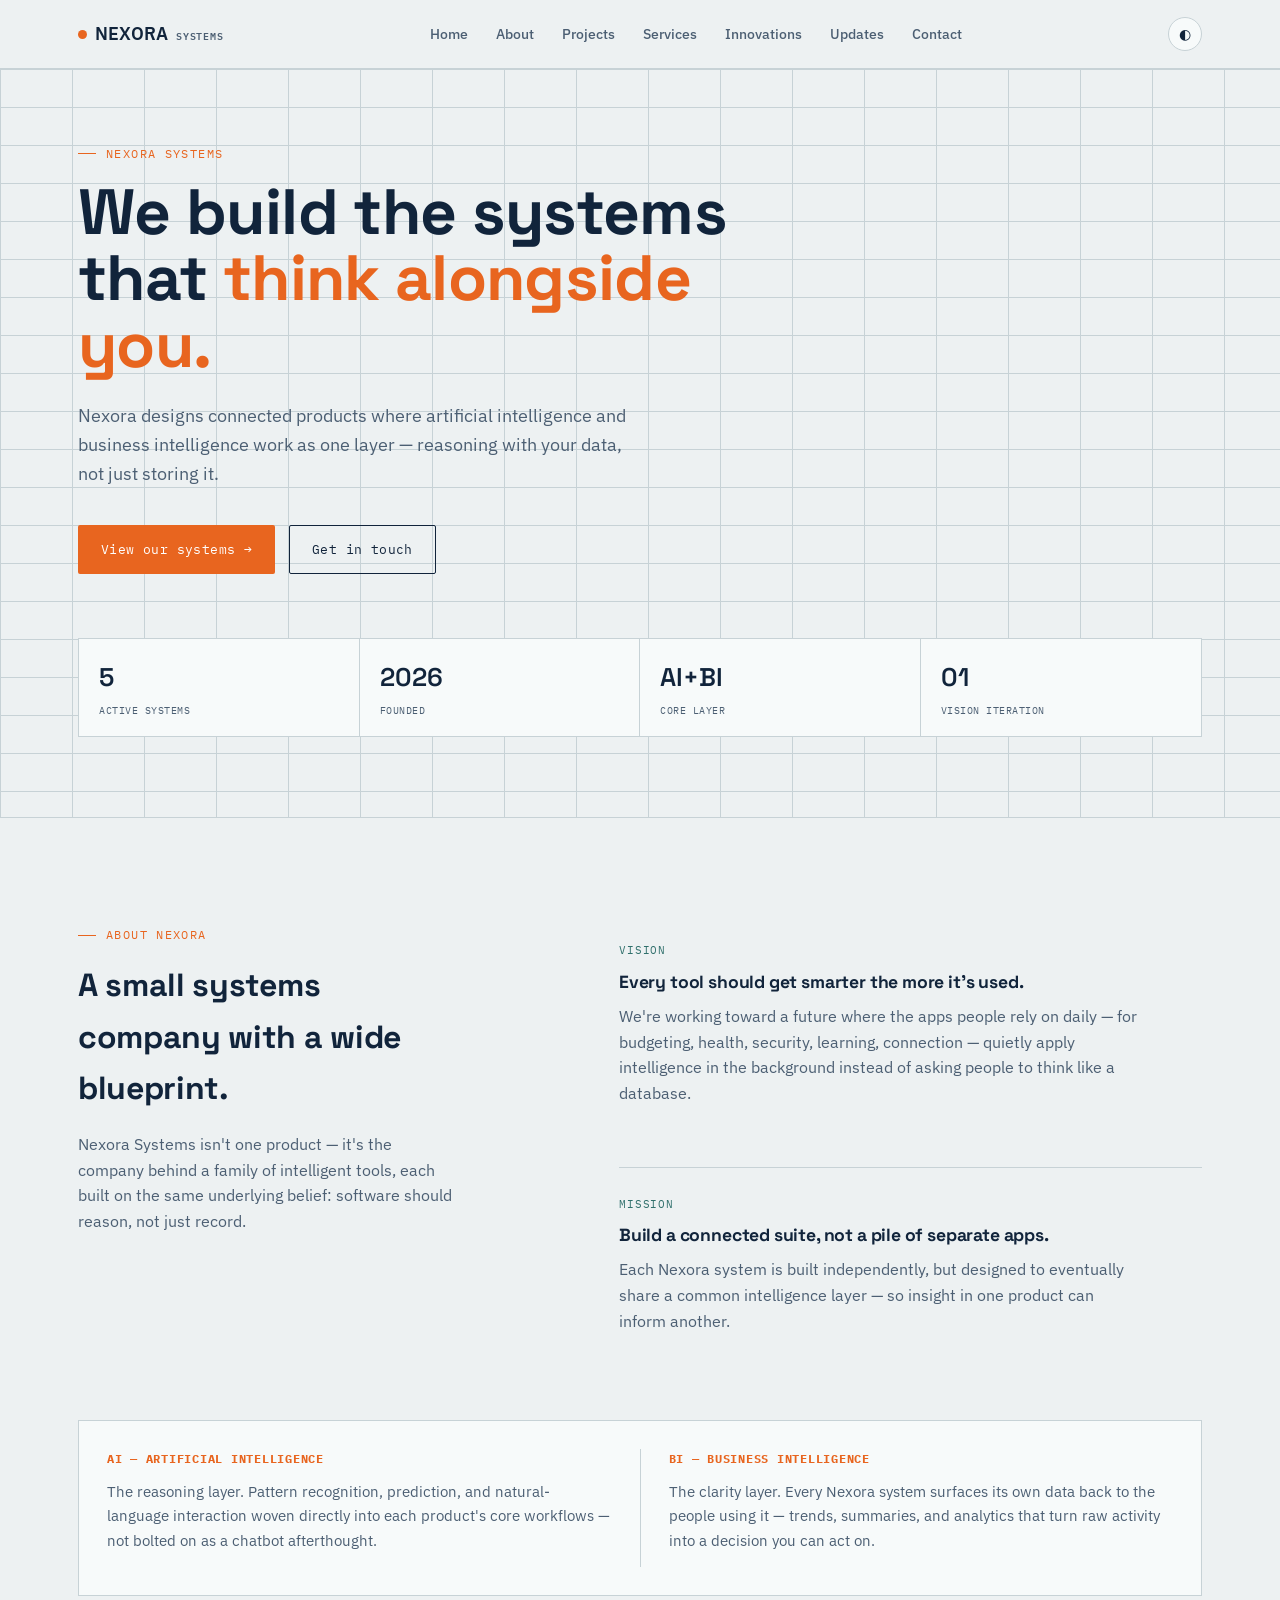
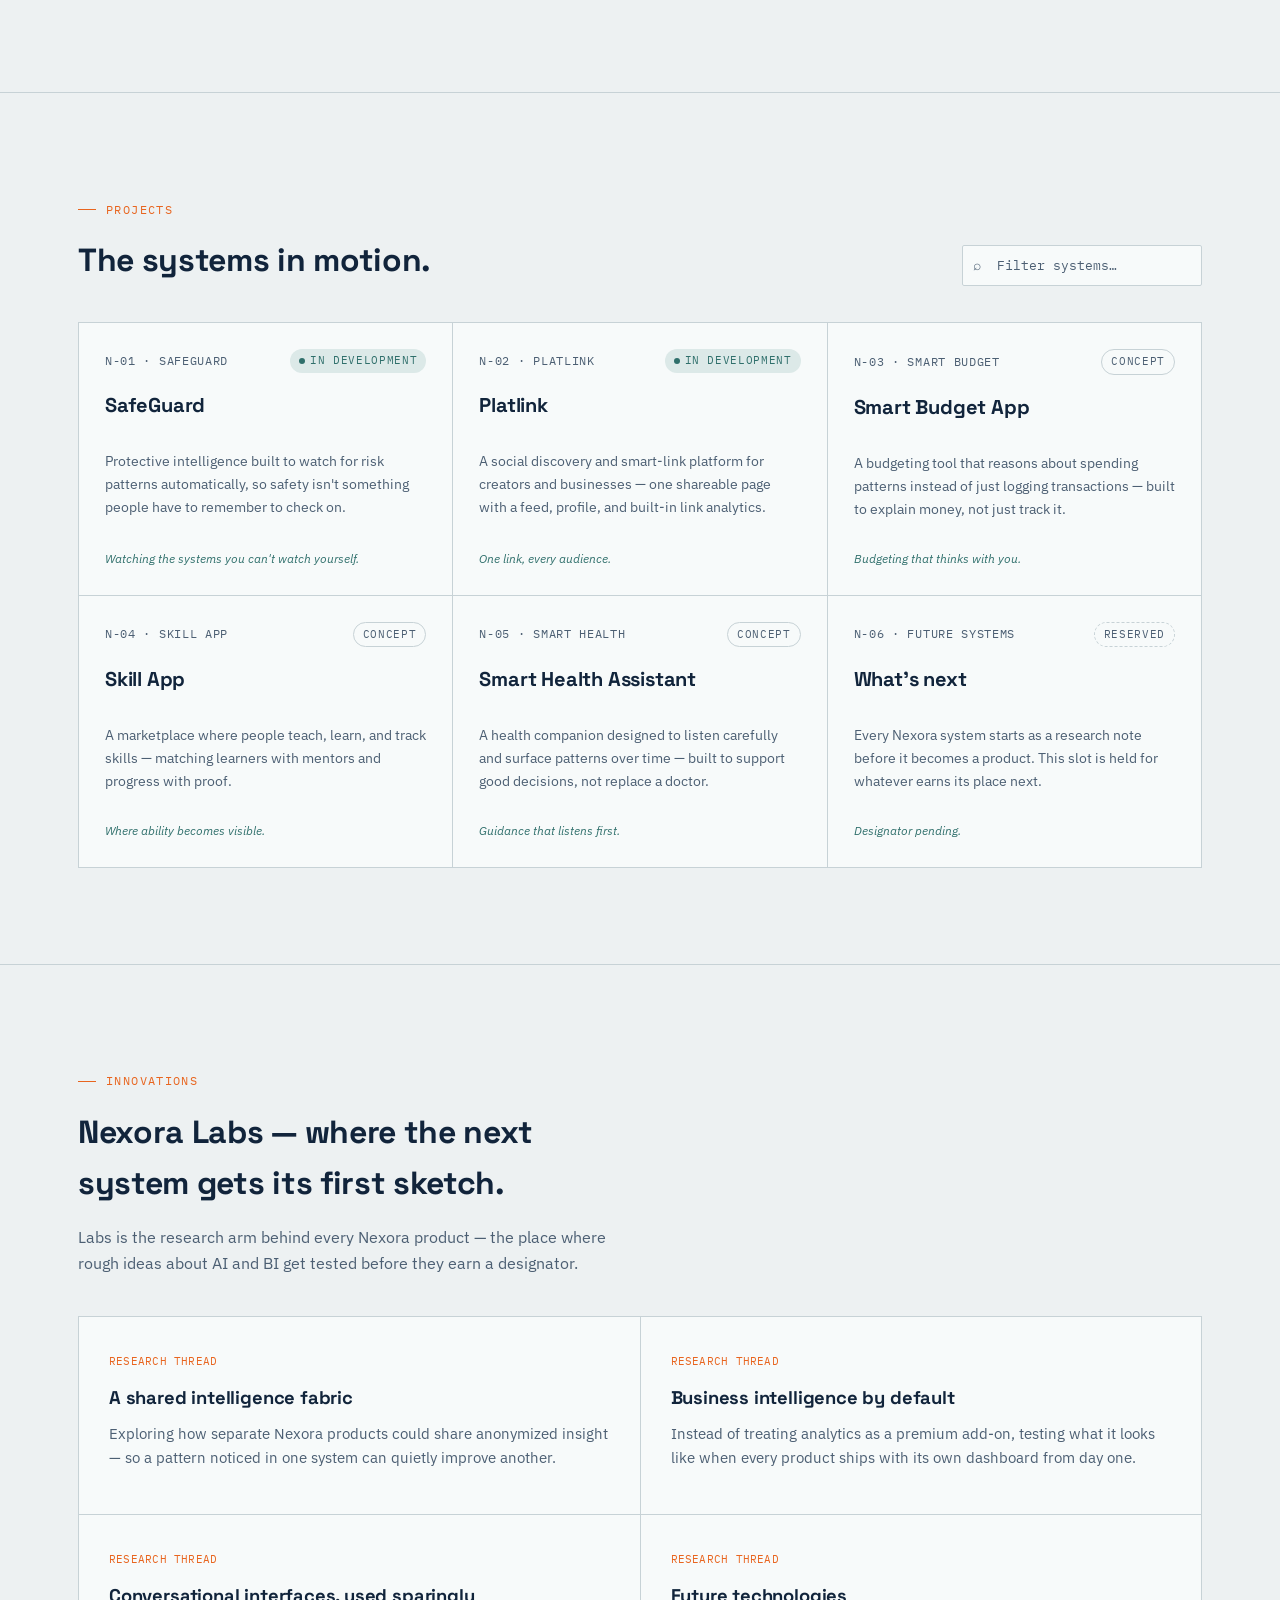
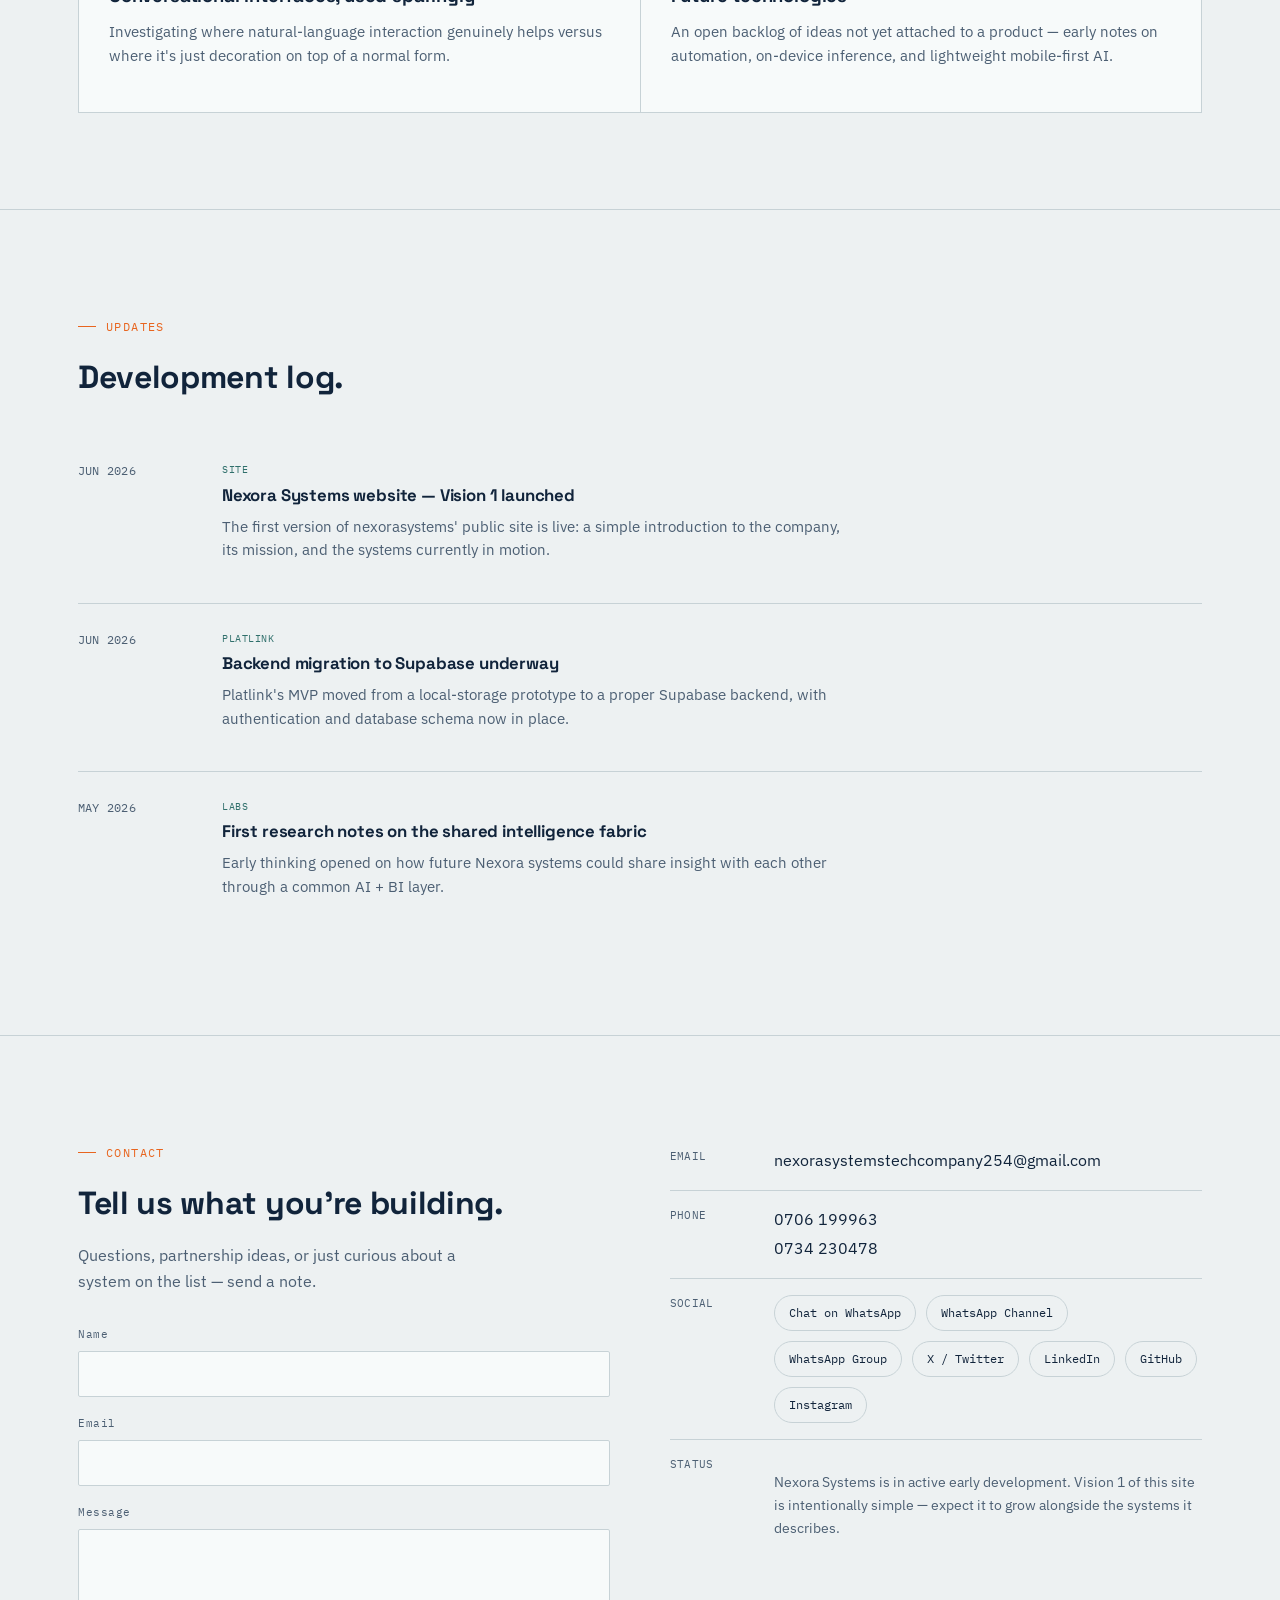
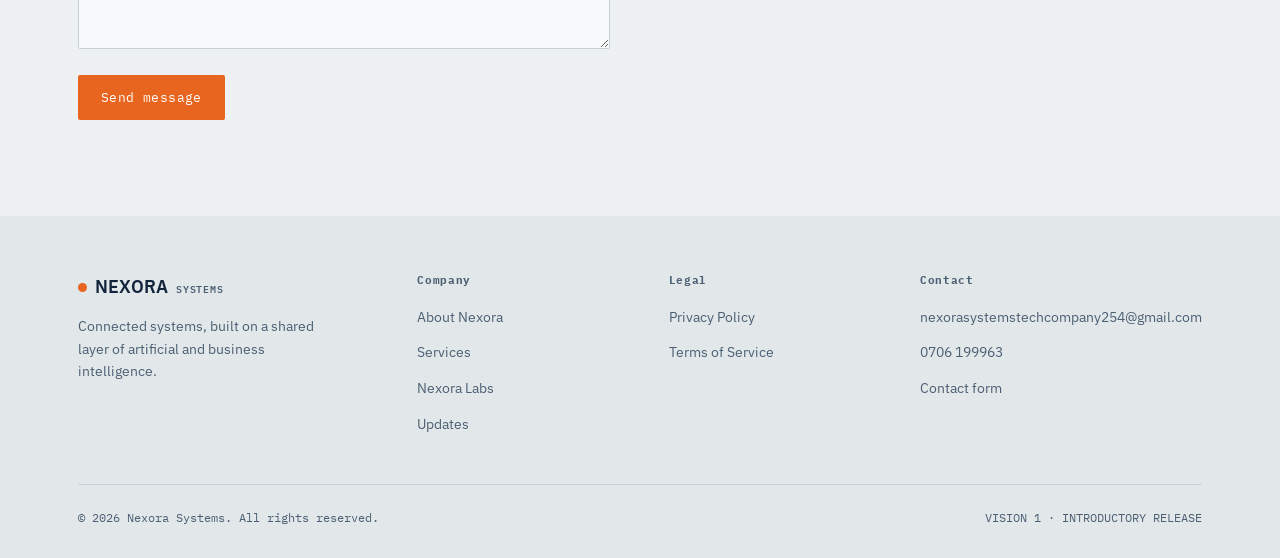
<file: index.html>
<!DOCTYPE html>
<html lang="en">
<head>
<meta charset="UTF-8">
<meta name="viewport" content="width=device-width, initial-scale=1.0">
<title>Nexora Systems — Building intelligent systems</title>
<link rel="preconnect" href="https://fonts.googleapis.com">
<link rel="preconnect" href="https://fonts.gstatic.com" crossorigin>
<link href="https://fonts.googleapis.com/css2?family=Space+Grotesk:wght@400;500;600;700&family=IBM+Plex+Sans:wght@400;500;600&family=IBM+Plex+Mono:wght@400;500&display=swap" rel="stylesheet">
<link rel="stylesheet" href="style.css">
</head>
<body data-theme="light">

<header class="site">
  <div class="wrap nav-row">
    <a href="#home" class="logo"><span class="mark"></span>NEXORA<span class="sub">SYSTEMS</span></a>
    <nav class="primary" id="primaryNav">
      <ul>
        <li><a href="#home">Home</a></li>
        <li><a href="#about">About</a></li>
        <li><a href="#projects">Projects</a></li>
        <li><a href="services.html">Services</a></li>
        <li><a href="#innovations">Innovations</a></li>
        <li><a href="#updates">Updates</a></li>
        <li><a href="#contact">Contact</a></li>
      </ul>
    </nav>
    <div class="nav-right">
      <button class="theme-toggle" id="themeToggle" aria-label="Toggle dark mode" title="Toggle theme">◐</button>
      <button class="menu-btn" id="menuBtn" aria-label="Open menu" aria-expanded="false">☰</button>
    </div>
  </div>
</header>

<!-- ===== HOME ===== -->
<section class="hero" id="home">
  <div class="wrap hero-inner">
    <p class="eyebrow mono">Nexora Systems</p>
    <h1>We build the systems that <span class="accent">think alongside you.</span></h1>
    <p class="slogan">Nexora designs connected products where artificial intelligence and business intelligence work as one layer — reasoning with your data, not just storing it.</p>
    <div class="cta-row">
      <a href="#projects" class="btn btn-primary">View our systems →</a>
      <a href="#contact" class="btn btn-ghost">Get in touch</a>
    </div>

    <div class="readout reveal">
      <div class="cell"><div class="num">5</div><div class="lbl mono">ACTIVE SYSTEMS</div></div>
      <div class="cell"><div class="num">2026</div><div class="lbl mono">FOUNDED</div></div>
      <div class="cell"><div class="num">AI+BI</div><div class="lbl mono">CORE LAYER</div></div>
      <div class="cell"><div class="num">01</div><div class="lbl mono">VISION ITERATION</div></div>
    </div>
  </div>
</section>

<!-- ===== ABOUT ===== -->
<section id="about">
  <div class="wrap about-grid">
    <div class="reveal">
      <p class="eyebrow mono">About Nexora</p>
      <h2>A small systems company with a wide blueprint.</h2>
      <p style="margin-top:18px;color:var(--ink-soft);max-width:380px;">Nexora Systems isn't one product — it's the company behind a family of intelligent tools, each built on the same underlying belief: software should reason, not just record.</p>
    </div>
    <div class="pillars reveal">
      <div class="pillar">
        <span class="tag mono">VISION</span>
        <h3>Every tool should get smarter the more it's used.</h3>
        <p>We're working toward a future where the apps people rely on daily — for budgeting, health, security, learning, connection — quietly apply intelligence in the background instead of asking people to think like a database.</p>
      </div>
      <div class="pillar">
        <span class="tag mono">MISSION</span>
        <h3>Build a connected suite, not a pile of separate apps.</h3>
        <p>Each Nexora system is built independently, but designed to eventually share a common intelligence layer — so insight in one product can inform another.</p>
      </div>
    </div>
  </div>

  <div class="wrap">
    <div class="aibi reveal">
      <div>
        <h4 class="mono">AI — ARTIFICIAL INTELLIGENCE</h4>
        <p>The reasoning layer. Pattern recognition, prediction, and natural-language interaction woven directly into each product's core workflows — not bolted on as a chatbot afterthought.</p>
      </div>
      <div class="div"></div>
      <div>
        <h4 class="mono">BI — BUSINESS INTELLIGENCE</h4>
        <p>The clarity layer. Every Nexora system surfaces its own data back to the people using it — trends, summaries, and analytics that turn raw activity into a decision you can act on.</p>
      </div>
    </div>
  </div>
</section>

<!-- ===== PROJECTS ===== -->
<section id="projects">
  <div class="wrap">
    <div class="proj-head reveal">
      <div>
        <p class="eyebrow mono">Projects</p>
        <h2 style="font-size:2rem;">The systems in motion.</h2>
      </div>
      <div class="search-wrap">
        <span class="ic">⌕</span>
        <input type="text" id="projectSearch" placeholder="Filter systems…" aria-label="Filter projects">
      </div>
    </div>

    <div class="proj-grid reveal" id="projectGrid">
      <article class="proj-card" data-name="safeguard security protection">
        <div class="id-row"><span class="id mono">N-01 · SAFEGUARD</span><span class="pill dev"><span class="dot"></span>IN DEVELOPMENT</span></div>
        <h3>SafeGuard</h3>
        <p>Protective intelligence built to watch for risk patterns automatically, so safety isn't something people have to remember to check on.</p>
        <span class="tagline">Watching the systems you can't watch yourself.</span>
      </article>

      <article class="proj-card" data-name="platlink social discovery smart links creators">
        <div class="id-row"><span class="id mono">N-02 · PLATLINK</span><span class="pill dev"><span class="dot"></span>IN DEVELOPMENT</span></div>
        <h3>Platlink</h3>
        <p>A social discovery and smart-link platform for creators and businesses — one shareable page with a feed, profile, and built-in link analytics.</p>
        <span class="tagline">One link, every audience.</span>
      </article>

      <article class="proj-card" data-name="smart budget app finance money">
        <div class="id-row"><span class="id mono">N-03 · SMART BUDGET</span><span class="pill concept">CONCEPT</span></div>
        <h3>Smart Budget App</h3>
        <p>A budgeting tool that reasons about spending patterns instead of just logging transactions — built to explain money, not just track it.</p>
        <span class="tagline">Budgeting that thinks with you.</span>
      </article>

      <article class="proj-card" data-name="skill app learning teaching marketplace">
        <div class="id-row"><span class="id mono">N-04 · SKILL APP</span><span class="pill concept">CONCEPT</span></div>
        <h3>Skill App</h3>
        <p>A marketplace where people teach, learn, and track skills — matching learners with mentors and progress with proof.</p>
        <span class="tagline">Where ability becomes visible.</span>
      </article>

      <article class="proj-card" data-name="smart health assistant wellness medical">
        <div class="id-row"><span class="id mono">N-05 · SMART HEALTH</span><span class="pill concept">CONCEPT</span></div>
        <h3>Smart Health Assistant</h3>
        <p>A health companion designed to listen carefully and surface patterns over time — built to support good decisions, not replace a doctor.</p>
        <span class="tagline">Guidance that listens first.</span>
      </article>

      <article class="proj-card" data-name="future systems reserved upcoming">
        <div class="id-row"><span class="id mono">N-06 · FUTURE SYSTEMS</span><span class="pill reserved">RESERVED</span></div>
        <h3>What's next</h3>
        <p>Every Nexora system starts as a research note before it becomes a product. This slot is held for whatever earns its place next.</p>
        <span class="tagline">Designator pending.</span>
      </article>
    </div>
    <p class="no-results mono" id="noResults">No systems match that search.</p>
  </div>
</section>

<!-- ===== INNOVATIONS / NEXORA LABS ===== -->
<section id="innovations">
  <div class="wrap">
    <p class="eyebrow mono">Innovations</p>
    <h2 style="font-size:2rem;max-width:520px;" class="reveal">Nexora Labs — where the next system gets its first sketch.</h2>
    <p style="margin-top:16px;color:var(--ink-soft);max-width:540px;" class="reveal">Labs is the research arm behind every Nexora product — the place where rough ideas about AI and BI get tested before they earn a designator.</p>

    <div class="labs-grid reveal">
      <div class="lab-card">
        <span class="lab-num mono">RESEARCH THREAD</span>
        <h3>A shared intelligence fabric</h3>
        <p>Exploring how separate Nexora products could share anonymized insight — so a pattern noticed in one system can quietly improve another.</p>
      </div>
      <div class="lab-card">
        <span class="lab-num mono">RESEARCH THREAD</span>
        <h3>Business intelligence by default</h3>
        <p>Instead of treating analytics as a premium add-on, testing what it looks like when every product ships with its own dashboard from day one.</p>
      </div>
      <div class="lab-card">
        <span class="lab-num mono">RESEARCH THREAD</span>
        <h3>Conversational interfaces, used sparingly</h3>
        <p>Investigating where natural-language interaction genuinely helps versus where it's just decoration on top of a normal form.</p>
      </div>
      <div class="lab-card">
        <span class="lab-num mono">RESEARCH THREAD</span>
        <h3>Future technologies</h3>
        <p>An open backlog of ideas not yet attached to a product — early notes on automation, on-device inference, and lightweight mobile-first AI.</p>
      </div>
    </div>
  </div>
</section>

<!-- ===== UPDATES ===== -->
<section id="updates">
  <div class="wrap">
    <p class="eyebrow mono">Updates</p>
    <h2 style="font-size:2rem;" class="reveal">Development log.</h2>

    <div style="margin-top:32px;" class="reveal">
      <div class="update-row">
        <div class="date mono">JUN 2026</div>
        <div>
          <span class="kind mono">SITE</span>
          <h3>Nexora Systems website — Vision 1 launched</h3>
          <p>The first version of nexorasystems' public site is live: a simple introduction to the company, its mission, and the systems currently in motion.</p>
        </div>
      </div>
      <div class="update-row">
        <div class="date mono">JUN 2026</div>
        <div>
          <span class="kind mono">PLATLINK</span>
          <h3>Backend migration to Supabase underway</h3>
          <p>Platlink's MVP moved from a local-storage prototype to a proper Supabase backend, with authentication and database schema now in place.</p>
        </div>
      </div>
      <div class="update-row">
        <div class="date mono">MAY 2026</div>
        <div>
          <span class="kind mono">LABS</span>
          <h3>First research notes on the shared intelligence fabric</h3>
          <p>Early thinking opened on how future Nexora systems could share insight with each other through a common AI + BI layer.</p>
        </div>
      </div>
    </div>
  </div>
</section>

<!-- ===== CONTACT ===== -->
<section id="contact">
  <div class="wrap contact-grid">
    <div class="reveal">
      <p class="eyebrow mono">Contact</p>
      <h2 style="font-size:2rem;">Tell us what you're building.</h2>
      <p style="margin-top:14px;color:var(--ink-soft);max-width:420px;">Questions, partnership ideas, or just curious about a system on the list — send a note.</p>

      <form id="contactForm" style="margin-top:32px;">
        <div class="field">
          <label for="cf-name">Name</label>
          <input type="text" id="cf-name" name="name" required>
        </div>
        <div class="field">
          <label for="cf-email">Email</label>
          <input type="email" id="cf-email" name="email" required>
        </div>
        <div class="field">
          <label for="cf-message">Message</label>
          <textarea id="cf-message" name="message" required></textarea>
        </div>
        <button type="submit" class="btn btn-primary">Send message</button>
        <p class="form-msg mono" id="formMsg">Message received — we'll get back to you soon.</p>
      </form>
    </div>

    <div class="contact-side reveal">
      <div class="row">
        <span class="lbl mono">EMAIL</span>
        <a href="mailto:nexorasystemstechcompany254@gmail.com">nexorasystemstechcompany254@gmail.com</a>
      </div>
      <div class="row">
        <span class="lbl mono">PHONE</span>
        <div style="display:flex;flex-direction:column;gap:4px;">
          <a href="tel:+254706199963">0706 199963</a>
          <a href="tel:+254734230478">0734 230478</a>
        </div>
      </div>
      <div class="row">
        <span class="lbl mono">SOCIAL</span>
        <div class="social-links">
          <a href="https://wa.me/254706199963" target="_blank" rel="noopener">Chat on WhatsApp</a>
          <a href="https://whatsapp.com/channel/0029Vb8juEv6LwHcc7b8M13m" target="_blank" rel="noopener">WhatsApp Channel</a>
          <a href="https://chat.whatsapp.com/Dr7dLaEi2osDmmhe9hdXyx?s=cl&amp;p=a&amp;mlu=0&amp;amv=1" target="_blank" rel="noopener">WhatsApp Group</a>
          <a href="#" target="_blank" rel="noopener">X / Twitter</a>
          <a href="#" target="_blank" rel="noopener">LinkedIn</a>
          <a href="#" target="_blank" rel="noopener">GitHub</a>
          <a href="#" target="_blank" rel="noopener">Instagram</a>
        </div>
      </div>
      <div class="row">
        <span class="lbl mono">STATUS</span>
        <p style="color:var(--ink-soft);font-size:0.9rem;">Nexora Systems is in active early development. Vision 1 of this site is intentionally simple — expect it to grow alongside the systems it describes.</p>
      </div>
    </div>
  </div>
</section>

<footer>
  <div class="wrap">
    <div class="foot-grid">
      <div>
        <div class="logo" style="margin-bottom:10px;"><span class="mark"></span>NEXORA<span class="sub">SYSTEMS</span></div>
        <p style="color:var(--ink-soft);font-size:0.88rem;max-width:260px;">Connected systems, built on a shared layer of artificial and business intelligence.</p>
      </div>
      <div>
        <h4>Company</h4>
        <ul><li><a href="#about">About Nexora</a></li><li><a href="services.html">Services</a></li><li><a href="#innovations">Nexora Labs</a></li><li><a href="#updates">Updates</a></li></ul>
      </div>
      <div>
        <h4>Legal</h4>
        <ul><li><a href="#">Privacy Policy</a></li><li><a href="#">Terms of Service</a></li></ul>
      </div>
      <div>
        <h4>Contact</h4>
        <ul><li><a href="mailto:nexorasystemstechcompany254@gmail.com">nexorasystemstechcompany254@gmail.com</a></li><li><a href="tel:+254706199963">0706 199963</a></li><li><a href="#contact">Contact form</a></li></ul>
      </div>
    </div>
    <div class="foot-bottom">
      <span>© 2026 Nexora Systems. All rights reserved.</span>
      <span>VISION 1 · INTRODUCTORY RELEASE</span>
    </div>
  </div>
</footer>

<script src="script.js"></script>
</body>
</html>
</file>
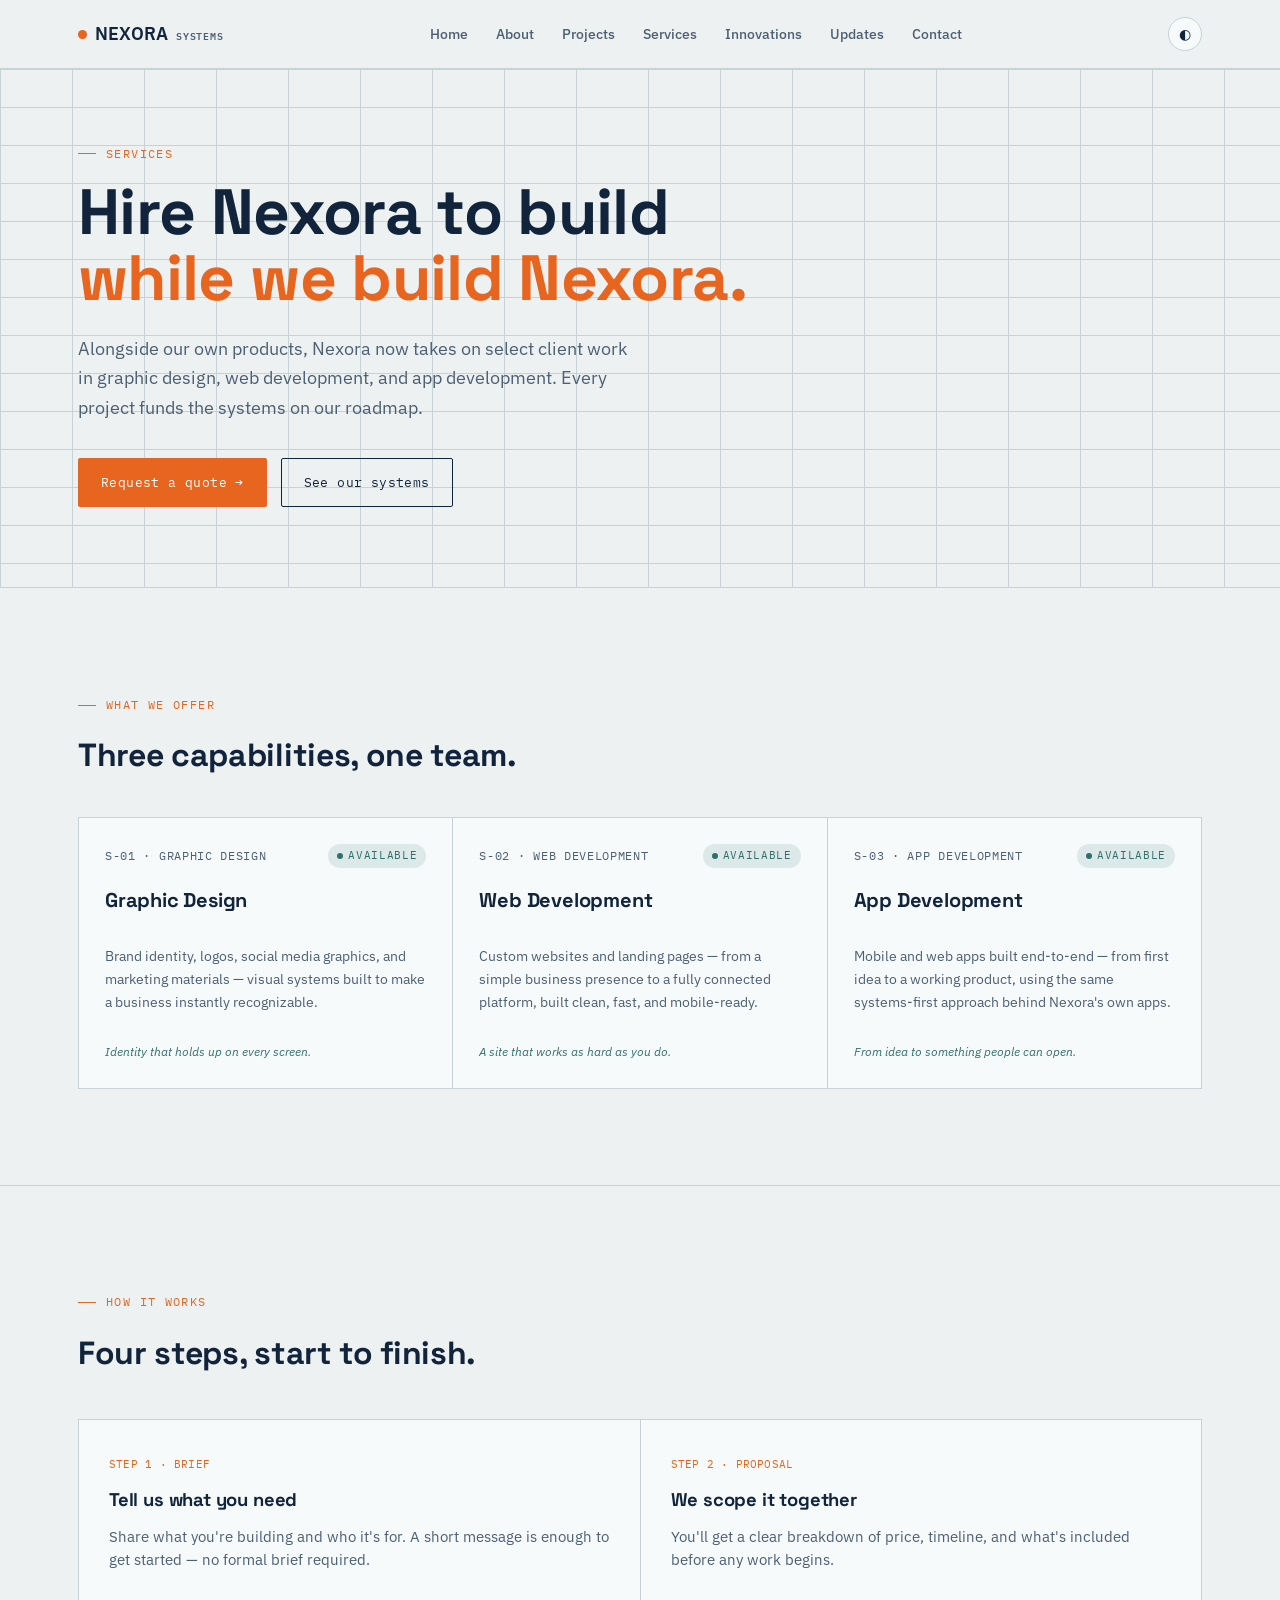
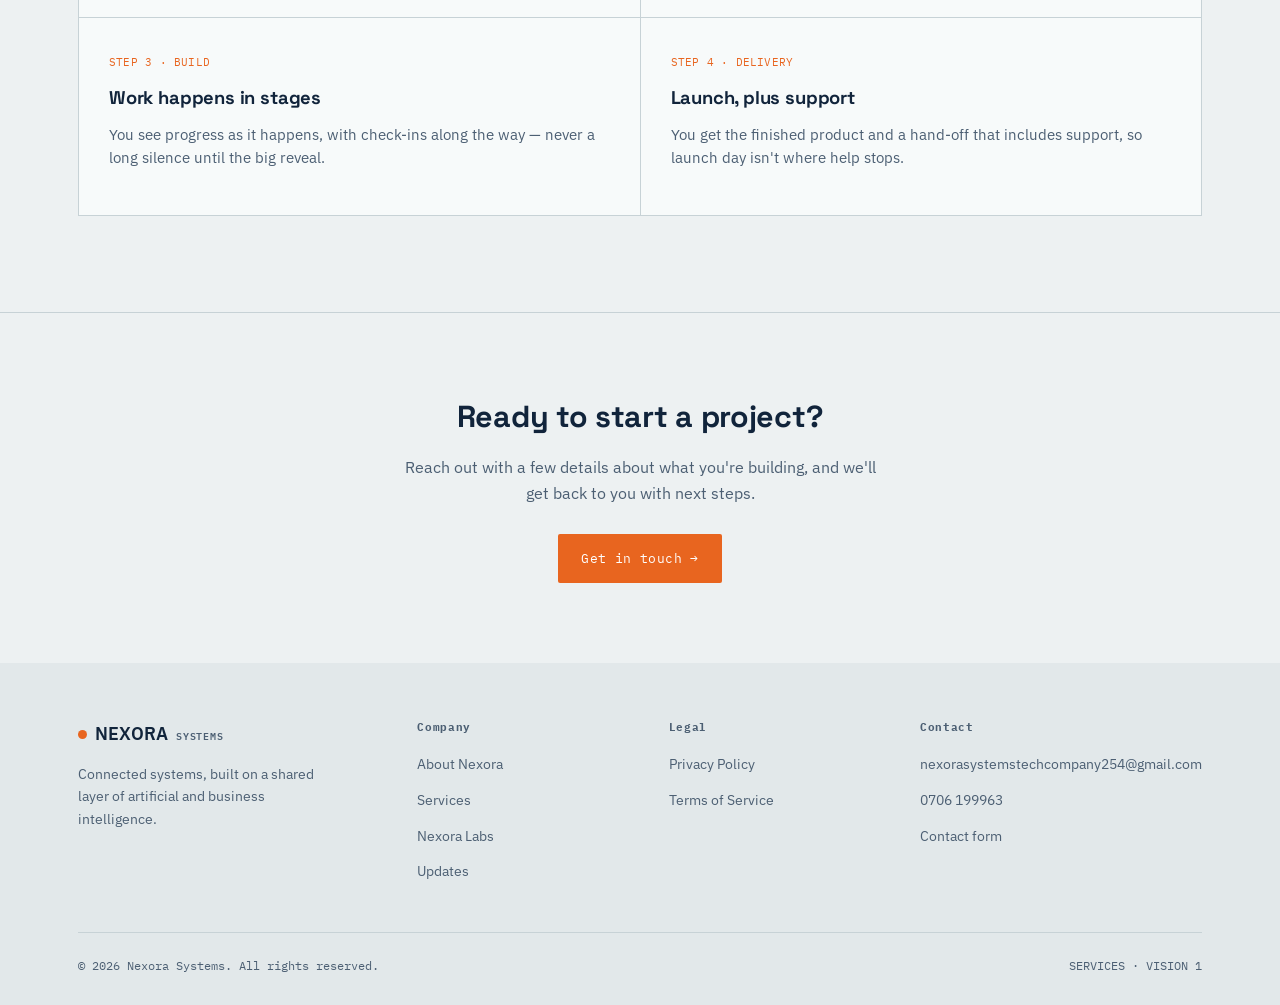
<file: service.html>
<!DOCTYPE html>
<html lang="en">
<head>
<meta charset="UTF-8">
<meta name="viewport" content="width=device-width, initial-scale=1.0">
<title>Services — Nexora Systems</title>
<link rel="preconnect" href="https://fonts.googleapis.com">
<link rel="preconnect" href="https://fonts.gstatic.com" crossorigin>
<link href="https://fonts.googleapis.com/css2?family=Space+Grotesk:wght@400;500;600;700&family=IBM+Plex+Sans:wght@400;500;600&family=IBM+Plex+Mono:wght@400;500&display=swap" rel="stylesheet">
<link rel="stylesheet" href="style.css">
</head>
<body data-theme="light">

<header class="site">
  <div class="wrap nav-row">
    <a href="index.html" class="logo"><span class="mark"></span>NEXORA<span class="sub">SYSTEMS</span></a>
    <nav class="primary" id="primaryNav">
      <ul>
        <li><a href="index.html">Home</a></li>
        <li><a href="index.html#about">About</a></li>
        <li><a href="index.html#projects">Projects</a></li>
        <li><a href="services.html">Services</a></li>
        <li><a href="index.html#innovations">Innovations</a></li>
        <li><a href="index.html#updates">Updates</a></li>
        <li><a href="index.html#contact">Contact</a></li>
      </ul>
    </nav>
    <div class="nav-right">
      <button class="theme-toggle" id="themeToggle" aria-label="Toggle dark mode" title="Toggle theme">◐</button>
      <button class="menu-btn" id="menuBtn" aria-label="Open menu" aria-expanded="false">☰</button>
    </div>
  </div>
</header>

<!-- ===== SERVICES HERO ===== -->
<section class="hero" id="services-home">
  <div class="wrap hero-inner">
    <p class="eyebrow mono">Services</p>
    <h1>Hire Nexora to build <span class="accent">while we build Nexora.</span></h1>
    <p class="slogan">Alongside our own products, Nexora now takes on select client work in graphic design, web development, and app development. Every project funds the systems on our roadmap.</p>
    <div class="cta-row">
      <a href="https://wa.me/254706199963" class="btn btn-primary" target="_blank" rel="noopener">Request a quote →</a>
      <a href="index.html#projects" class="btn btn-ghost">See our systems</a>
    </div>
  </div>
</section>

<!-- ===== SERVICE OFFERINGS ===== -->
<section id="offerings">
  <div class="wrap">
    <p class="eyebrow mono">What we offer</p>
    <h2 style="font-size:2rem;max-width:520px;" class="reveal">Three capabilities, one team.</h2>

    <div class="proj-grid reveal" style="margin-top:36px;">
      <article class="proj-card">
        <div class="id-row"><span class="id mono">S-01 · GRAPHIC DESIGN</span><span class="pill dev"><span class="dot"></span>AVAILABLE</span></div>
        <h3>Graphic Design</h3>
        <p>Brand identity, logos, social media graphics, and marketing materials — visual systems built to make a business instantly recognizable.</p>
        <span class="tagline">Identity that holds up on every screen.</span>
      </article>

      <article class="proj-card">
        <div class="id-row"><span class="id mono">S-02 · WEB DEVELOPMENT</span><span class="pill dev"><span class="dot"></span>AVAILABLE</span></div>
        <h3>Web Development</h3>
        <p>Custom websites and landing pages — from a simple business presence to a fully connected platform, built clean, fast, and mobile-ready.</p>
        <span class="tagline">A site that works as hard as you do.</span>
      </article>

      <article class="proj-card">
        <div class="id-row"><span class="id mono">S-03 · APP DEVELOPMENT</span><span class="pill dev"><span class="dot"></span>AVAILABLE</span></div>
        <h3>App Development</h3>
        <p>Mobile and web apps built end-to-end — from first idea to a working product, using the same systems-first approach behind Nexora's own apps.</p>
        <span class="tagline">From idea to something people can open.</span>
      </article>
    </div>
  </div>
</section>

<!-- ===== PROCESS ===== -->
<section id="process">
  <div class="wrap">
    <p class="eyebrow mono">How it works</p>
    <h2 style="font-size:2rem;max-width:480px;" class="reveal">Four steps, start to finish.</h2>

    <div class="labs-grid reveal">
      <div class="lab-card">
        <span class="lab-num mono">STEP 1 · BRIEF</span>
        <h3>Tell us what you need</h3>
        <p>Share what you're building and who it's for. A short message is enough to get started — no formal brief required.</p>
      </div>
      <div class="lab-card">
        <span class="lab-num mono">STEP 2 · PROPOSAL</span>
        <h3>We scope it together</h3>
        <p>You'll get a clear breakdown of price, timeline, and what's included before any work begins.</p>
      </div>
      <div class="lab-card">
        <span class="lab-num mono">STEP 3 · BUILD</span>
        <h3>Work happens in stages</h3>
        <p>You see progress as it happens, with check-ins along the way — never a long silence until the big reveal.</p>
      </div>
      <div class="lab-card">
        <span class="lab-num mono">STEP 4 · DELIVERY</span>
        <h3>Launch, plus support</h3>
        <p>You get the finished product and a hand-off that includes support, so launch day isn't where help stops.</p>
      </div>
    </div>
  </div>
</section>

<!-- ===== CTA ===== -->
<section id="services-cta" style="text-align:center;padding:80px 0;">
  <div class="wrap">
    <h2 style="font-size:1.9rem;" class="reveal">Ready to start a project?</h2>
    <p class="reveal" style="margin-top:14px;color:var(--ink-soft);max-width:480px;margin-left:auto;margin-right:auto;">Reach out with a few details about what you're building, and we'll get back to you with next steps.</p>
    <div class="cta-row reveal" style="justify-content:center;margin-top:28px;">
      <a href="index.html#contact" class="btn btn-primary">Get in touch →</a>
    </div>
  </div>
</section>

<footer>
  <div class="wrap">
    <div class="foot-grid">
      <div>
        <div class="logo" style="margin-bottom:10px;"><span class="mark"></span>NEXORA<span class="sub">SYSTEMS</span></div>
        <p style="color:var(--ink-soft);font-size:0.88rem;max-width:260px;">Connected systems, built on a shared layer of artificial and business intelligence.</p>
      </div>
      <div>
        <h4>Company</h4>
        <ul><li><a href="index.html#about">About Nexora</a></li><li><a href="services.html">Services</a></li><li><a href="index.html#innovations">Nexora Labs</a></li><li><a href="index.html#updates">Updates</a></li></ul>
      </div>
      <div>
        <h4>Legal</h4>
        <ul><li><a href="#">Privacy Policy</a></li><li><a href="#">Terms of Service</a></li></ul>
      </div>
      <div>
        <h4>Contact</h4>
        <ul><li><a href="mailto:nexorasystemstechcompany254@gmail.com">nexorasystemstechcompany254@gmail.com</a></li><li><a href="tel:+254706199963">0706 199963</a></li><li><a href="index.html#contact">Contact form</a></li></ul>
      </div>
    </div>
    <div class="foot-bottom">
      <span>© 2026 Nexora Systems. All rights reserved.</span>
      <span>SERVICES · VISION 1</span>
    </div>
  </div>
</footer>

<script src="script.js"></script>
</body>
</html>
</file>
<file: style.css>
:root{
  --paper:#EDF1F2;
  --paper-alt:#E2E8EA;
  --card:#F7FAFA;
  --ink:#11243B;
  --ink-soft:#4C5F73;
  --signal:#E8651F;
  --signal-strong:#C9530F;
  --teal:#2F6F6B;
  --teal-soft:#DCE9E8;
  --line:#C7D2D6;
  --radius:2px;
  --maxw:1180px;
  --shadow:0 1px 0 rgba(17,36,59,0.06);
}
[data-theme="dark"]{
  --paper:#0D1620;
  --paper-alt:#11202E;
  --card:#142331;
  --ink:#E7EDF0;
  --ink-soft:#92A6B5;
  --signal:#FF8A47;
  --signal-strong:#FFA268;
  --teal:#5BB3AB;
  --teal-soft:#16302D;
  --line:#233244;
  --shadow:0 1px 0 rgba(0,0,0,0.3);
}
*{box-sizing:border-box;}
html{scroll-behavior:smooth;}
body{
  margin:0;
  background:var(--paper);
  color:var(--ink);
  font-family:'IBM Plex Sans', sans-serif;
  font-size:16px;
  line-height:1.6;
  transition:background .3s ease, color .3s ease;
}
h1,h2,h3,h4{
  font-family:'Space Grotesk', sans-serif;
  margin:0;
  letter-spacing:-0.01em;
}
.mono{
  font-family:'IBM Plex Mono', monospace;
  letter-spacing:0.02em;
}
a{color:inherit;text-decoration:none;}
.wrap{max-width:var(--maxw);margin:0 auto;padding:0 28px;}
img,svg{display:block;}

/* ===== Reveal-on-load ===== */
.reveal{opacity:1;transform:none;animation:fadeUp .5s ease both;}
@keyframes fadeUp{
  from{opacity:0;transform:translateY(12px);}
  to{opacity:1;transform:translateY(0);}
}
@media (prefers-reduced-motion: reduce){
  .reveal{animation:none;}
  html{scroll-behavior:auto;}
}

/* ===== Header ===== */
header.site{
  position:sticky;top:0;z-index:50;
  background:var(--paper);
  border-bottom:1px solid var(--line);
}
.nav-row{
  display:flex;align-items:center;justify-content:space-between;
  height:68px;
}
.logo{
  display:flex;align-items:baseline;gap:8px;
  font-weight:600;font-size:1.15rem;
}
.logo .mark{
  width:9px;height:9px;background:var(--signal);
  display:inline-block;border-radius:50%;
  transform:translateY(-1px);
}
.logo .sub{
  font-family:'IBM Plex Mono',monospace;
  font-size:0.65rem;color:var(--ink-soft);
  letter-spacing:0.08em;
}
nav.primary ul{
  display:flex;gap:28px;list-style:none;margin:0;padding:0;
}
nav.primary a{
  font-size:0.85rem;font-weight:500;color:var(--ink-soft);
  padding:6px 0;position:relative;
  transition:color .2s ease;
}
nav.primary a:hover, nav.primary a:focus-visible{color:var(--ink);}
nav.primary a::after{
  content:"";position:absolute;left:0;bottom:0;height:2px;width:0;
  background:var(--signal);transition:width .25s ease;
}
nav.primary a:hover::after, nav.primary a:focus-visible::after{width:100%;}
.nav-right{display:flex;align-items:center;gap:14px;}
.theme-toggle{
  border:1px solid var(--line);background:var(--card);color:var(--ink);
  width:34px;height:34px;border-radius:50%;
  display:flex;align-items:center;justify-content:center;
  cursor:pointer;font-size:0.9rem;
}
.theme-toggle:focus-visible, a:focus-visible, button:focus-visible, input:focus-visible, textarea:focus-visible{
  outline:2px solid var(--signal);outline-offset:2px;
}
.menu-btn{display:none;background:none;border:1px solid var(--line);color:var(--ink);width:34px;height:34px;cursor:pointer;}
@media (max-width:840px){
  nav.primary{
    position:absolute;top:68px;left:0;right:0;
    background:var(--paper);border-bottom:1px solid var(--line);
    max-height:0;overflow:hidden;transition:max-height .3s ease;
  }
  nav.primary.open{max-height:300px;}
  nav.primary ul{flex-direction:column;gap:0;padding:8px 28px 18px;}
  nav.primary li{border-top:1px solid var(--line);}
  nav.primary a{display:block;padding:14px 0;}
  .menu-btn{display:flex;align-items:center;justify-content:center;}
}

/* ===== Status pills ===== */
.pill{
  font-family:'IBM Plex Mono', monospace;
  font-size:0.68rem;letter-spacing:0.06em;
  padding:3px 9px;border-radius:20px;
  display:inline-flex;align-items:center;gap:5px;
  white-space:nowrap;
}
.pill.dev{background:var(--teal-soft);color:var(--teal);}
.pill.concept{border:1px solid var(--line);color:var(--ink-soft);}
.pill.reserved{border:1px dashed var(--line);color:var(--ink-soft);}
.pill .dot{width:6px;height:6px;border-radius:50%;background:currentColor;}

/* ===== Section scaffolding ===== */
section{padding:96px 0;border-bottom:1px solid var(--line);}
section:last-of-type{border-bottom:none;}
.eyebrow{
  font-family:'IBM Plex Mono', monospace;
  font-size:0.72rem;color:var(--signal);
  letter-spacing:0.12em;text-transform:uppercase;
  display:flex;align-items:center;gap:10px;margin-bottom:16px;
}
.eyebrow::before{content:"";width:18px;height:1px;background:var(--signal);}

/* ===== Hero ===== */
.hero{
  padding-top:64px;padding-bottom:80px;
  background:
    linear-gradient(var(--line) 1px, transparent 1px) 0 0/100% 38px,
    linear-gradient(90deg, var(--line) 1px, transparent 1px) 0 0/72px 100%;
  background-color:var(--paper);
  position:relative;
}
.hero-inner{position:relative;}
.hero h1{
  font-size:clamp(2.2rem, 5.4vw, 4rem);
  font-weight:700;line-height:1.04;max-width:760px;
}
.hero h1 .accent{color:var(--signal);}
.hero .slogan{
  margin-top:22px;font-size:1.15rem;color:var(--ink-soft);
  max-width:560px;font-weight:400;
}
.cta-row{display:flex;gap:14px;margin-top:36px;flex-wrap:wrap;}
.btn{
  font-family:'IBM Plex Mono', monospace;font-size:0.82rem;
  padding:13px 22px;border-radius:var(--radius);
  letter-spacing:0.03em;cursor:pointer;border:1px solid transparent;
  transition:transform .15s ease, background .2s ease, color .2s ease, border-color .2s ease;
  display:inline-flex;align-items:center;gap:8px;
}
.btn:hover{transform:translateY(-2px);}
.btn-primary{background:var(--signal);color:#fff;}
.btn-primary:hover{background:var(--signal-strong);}
.btn-ghost{border-color:var(--ink);color:var(--ink);background:transparent;}
.btn-ghost:hover{background:var(--ink);color:var(--paper);}

.readout{
  margin-top:64px;display:grid;grid-template-columns:repeat(4,1fr);
  border:1px solid var(--line);background:var(--card);
}
.readout .cell{padding:18px 20px;border-right:1px solid var(--line);}
.readout .cell:last-child{border-right:none;}
.readout .cell .num{font-family:'Space Grotesk';font-size:1.6rem;font-weight:600;}
.readout .cell .lbl{font-family:'IBM Plex Mono';font-size:0.65rem;color:var(--ink-soft);letter-spacing:0.05em;margin-top:4px;}
@media (max-width:760px){
  .readout{grid-template-columns:repeat(2,1fr);}
  .readout .cell:nth-child(2){border-right:none;}
  .readout .cell:nth-child(1),.readout .cell:nth-child(2){border-bottom:1px solid var(--line);}
}

/* ===== About ===== */
.about-grid{display:grid;grid-template-columns:0.9fr 1.1fr;gap:64px;align-items:start;}
@media (max-width:840px){.about-grid{grid-template-columns:1fr;gap:36px;}}
.about-grid h2{font-size:2rem;max-width:380px;}
.pillars{display:grid;gap:22px;}
.pillar{padding:22px 0;border-top:1px solid var(--line);}
.pillar:first-child{border-top:none;}
.pillar .tag{font-family:'IBM Plex Mono';font-size:0.68rem;color:var(--teal);letter-spacing:0.08em;}
.pillar h3{font-size:1.1rem;margin-top:6px;}
.pillar p{color:var(--ink-soft);margin-top:8px;max-width:520px;}

.aibi{
  margin-top:48px;border:1px solid var(--line);background:var(--card);
  padding:28px;display:grid;grid-template-columns:1fr 1px 1fr;gap:28px;
}
.aibi .div{background:var(--line);}
.aibi h4{font-family:'IBM Plex Mono';font-size:0.78rem;color:var(--signal);letter-spacing:0.06em;}
.aibi p{color:var(--ink-soft);margin-top:10px;font-size:0.95rem;}
@media (max-width:700px){.aibi{grid-template-columns:1fr;}.aibi .div{display:none;}}

/* ===== Projects ===== */
.proj-head{display:flex;justify-content:space-between;align-items:flex-end;gap:24px;flex-wrap:wrap;margin-bottom:36px;}
.search-wrap{position:relative;}
.search-wrap input{
  font-family:'IBM Plex Mono';font-size:0.82rem;
  background:var(--card);border:1px solid var(--line);color:var(--ink);
  padding:11px 14px 11px 34px;width:240px;border-radius:var(--radius);
}
.search-wrap input::placeholder{color:var(--ink-soft);}
.search-wrap .ic{position:absolute;left:11px;top:50%;transform:translateY(-50%);color:var(--ink-soft);font-size:0.85rem;}

.proj-grid{display:grid;grid-template-columns:repeat(3,1fr);gap:1px;background:var(--line);border:1px solid var(--line);}
@media (max-width:980px){.proj-grid{grid-template-columns:repeat(2,1fr);}}
@media (max-width:620px){.proj-grid{grid-template-columns:1fr;}}
.proj-card{
  background:var(--card);padding:26px;display:flex;flex-direction:column;gap:14px;
  transition:background .2s ease;min-height:220px;
}
.proj-card:hover{background:var(--paper-alt);}
.proj-card .id-row{display:flex;justify-content:space-between;align-items:center;}
.proj-card .id{font-family:'IBM Plex Mono';font-size:0.72rem;color:var(--ink-soft);letter-spacing:0.06em;}
.proj-card h3{font-size:1.25rem;margin-top:2px;}
.proj-card p{color:var(--ink-soft);font-size:0.9rem;flex-grow:1;}
.proj-card .tagline{font-size:0.78rem;color:var(--teal);font-style:italic;}
.proj-card.hidden{display:none;}
.no-results{padding:40px 0;text-align:center;color:var(--ink-soft);font-family:'IBM Plex Mono';font-size:0.85rem;display:none;}

/* ===== Innovations ===== */
.labs-grid{display:grid;grid-template-columns:repeat(2,1fr);gap:1px;background:var(--line);border:1px solid var(--line);margin-top:40px;}
@media (max-width:760px){.labs-grid{grid-template-columns:1fr;}}
.lab-card{background:var(--card);padding:30px;}
.lab-card .lab-num{font-family:'IBM Plex Mono';font-size:0.7rem;color:var(--signal);}
.lab-card h3{margin-top:10px;font-size:1.15rem;}
.lab-card p{margin-top:10px;color:var(--ink-soft);font-size:0.92rem;}

/* ===== Updates ===== */
.update-row{
  display:grid;grid-template-columns:120px 1fr;gap:24px;
  padding:26px 0;border-top:1px solid var(--line);
}
.update-row:first-of-type{border-top:none;}
.update-row .date{font-family:'IBM Plex Mono';font-size:0.78rem;color:var(--ink-soft);}
.update-row h3{font-size:1.05rem;}
.update-row p{color:var(--ink-soft);margin-top:6px;font-size:0.92rem;max-width:620px;}
.update-row .kind{font-family:'IBM Plex Mono';font-size:0.65rem;color:var(--teal);letter-spacing:0.05em;display:block;margin-bottom:4px;}
@media (max-width:600px){.update-row{grid-template-columns:1fr;gap:6px;}}

/* ===== Contact ===== */
.contact-grid{display:grid;grid-template-columns:1fr 1fr;gap:60px;}
@media (max-width:840px){.contact-grid{grid-template-columns:1fr;gap:40px;}}
.field{margin-bottom:18px;}
.field label{
  display:block;font-family:'IBM Plex Mono';font-size:0.7rem;
  color:var(--ink-soft);letter-spacing:0.05em;margin-bottom:7px;
}
.field input, .field textarea{
  width:100%;background:var(--card);border:1px solid var(--line);
  color:var(--ink);padding:12px 14px;font-family:'IBM Plex Sans';font-size:0.95rem;
  border-radius:var(--radius);
}
.field textarea{min-height:120px;resize:vertical;}
.contact-side .row{display:flex;gap:14px;align-items:flex-start;padding:16px 0;border-top:1px solid var(--line);}
.contact-side .row:first-child{border-top:none;}
.contact-side .lbl{font-family:'IBM Plex Mono';font-size:0.68rem;color:var(--ink-soft);min-width:90px;}
.social-links{display:flex;gap:10px;flex-wrap:wrap;}
.social-links a{
  border:1px solid var(--line);padding:7px 14px;font-family:'IBM Plex Mono';
  font-size:0.78rem;border-radius:20px;transition:background .2s ease, color .2s ease;
}
.social-links a:hover{background:var(--ink);color:var(--paper);}
.form-msg{margin-top:14px;font-family:'IBM Plex Mono';font-size:0.8rem;color:var(--teal);display:none;}

/* ===== Footer ===== */
footer{background:var(--paper-alt);padding:56px 0 30px;}
.foot-grid{display:grid;grid-template-columns:1.4fr 1fr 1fr 1fr;gap:32px;}
@media (max-width:760px){.foot-grid{grid-template-columns:1fr 1fr;}}
.foot-grid h4{font-family:'IBM Plex Mono';font-size:0.7rem;letter-spacing:0.06em;color:var(--ink-soft);margin-bottom:14px;}
.foot-grid ul{list-style:none;padding:0;margin:0;display:grid;gap:10px;}
.foot-grid a{font-size:0.88rem;color:var(--ink-soft);}
.foot-grid a:hover{color:var(--ink);}
.foot-bottom{
  margin-top:48px;padding-top:24px;border-top:1px solid var(--line);
  display:flex;justify-content:space-between;flex-wrap:wrap;gap:10px;
  font-family:'IBM Plex Mono';font-size:0.72rem;color:var(--ink-soft);
}
</file>
